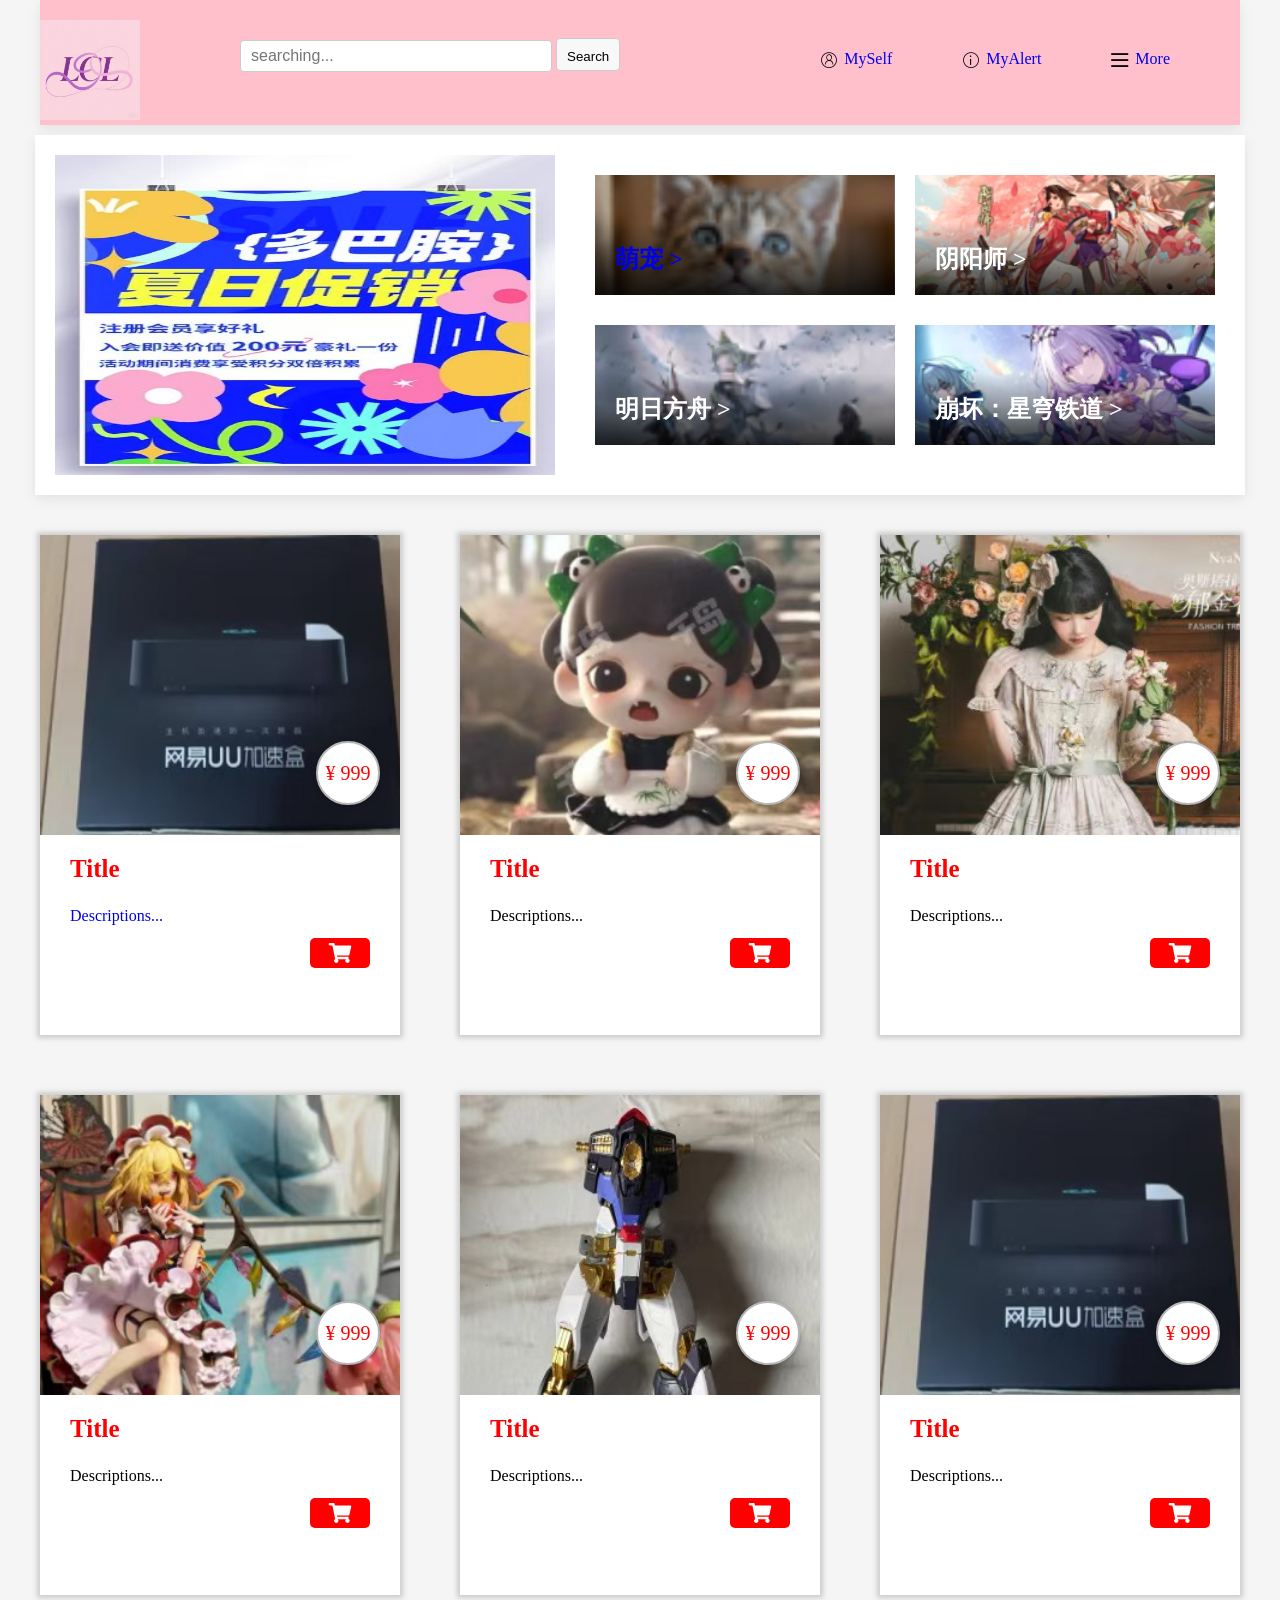
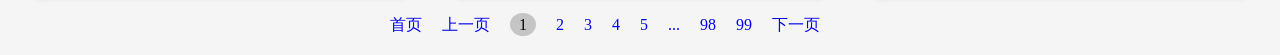
<file: index.html>
<!DOCTYPE html>
<html>
<head>
	<meta charset="utf-8">
	<title>WebProject</title>
	<link rel="stylesheet" type="text/css" href="assets/css/index.css">
	<script type="text/javascript" src="assets/js/index.js">

	</script>
	<link rel="stylesheet" href="assets/font/iconfont.css">
</head>
<body>
<!-- --------------------页眉板块-------------------- -->
<div class="header">
	<!-- 设置logo -->
	<div class="logo">
		<img src="assets/images/logo.png" alt="网站 Logo" width="100" height="100"style="margin-top: -10px">
	</div>
	<!--设置搜索框 -->
	<div class="searchBox">
		<input type="input" name="" id="" placeholder="searching...">
		<button type="button">Search</button>
	</div>
	<!-- 设置用户登录 -->
	<div class="auth">
		<ul>
			<li>
				<span class="iconfont icon-geren"></span><a href="pages/login.html">MySelf</a>
			</li>
			<li><span class="iconfont icon-xinxi"></span><a href="pages/myalert.html">MyAlert</a></li>
			<li><span class="iconfont icon-gengduo"></span><a href="pages/more.html">More</a></li>
		</ul>
	</div>
</div>

<!-- --------------------正文板块-------------------- -->
<div class="content">
	<!-- 设置广告栏 -->
	<div class="banner">
		<div class="activities">
			<div class="screen">
				<img src="assets/images/poster1.jpg" alt="poster1"/>
				<img src="assets/images/poster2.jpg" alt="poster2"/>
				<img src="assets/images/poster3.jpg" alt="poster3"/>
			</div>
		</div>

		<div class="坑名-container">
			<div class="坑名-group">
				<div class="坑名-card">
					<div class="坑名-img-container">
						<div class="坑名-img-section">
							<img src="assets/images/cat-image.jpg" alt="萌宠">
						</div>
						<div class="title-section">
							<a href="pages/pets.html"> <h3>萌宠 ></h3></a>
						</div>
					</div>

				</div>
				<div class="坑名-card">
					<div class="坑名-img-container">
						<div class="坑名-img-section">
							<img src="assets/images/Arknights.jpg" alt="明日方舟">
						</div>
						<div class="title-section">
							<h3>明日方舟 ></h3>
						</div>
					</div>
				</div>
			</div>
			<div class="坑名-group">
				<div class="坑名-card">
					<div class="坑名-img-container">
						<div class="坑名-img-section">
							<img src="assets/images/Onmyoji.jpg" alt="阴阳师">
						</div>
						<div class="title-section">
							<h3>阴阳师 ></h3>
						</div>
					</div>
				</div>
				<div class="坑名-card">
					<div class="坑名-img-container">
						<div class="坑名-img-section">
							<img src="assets/images/StarRail.jpg" alt="铁道">
						</div>
						<div class="title-section">
							<h3>崩坏：星穹铁道 ></h3>
						</div>
					</div>
				</div>
			</div>
		</div>
		<!-- 内容区域（可扩展为轮播或列表） -->

	</div>
	<div class="img_content">
		<ul>
			<li>
				<a href="pages/goods1.html"><img src="assets/images/shoPic6.jpg" class="img_li">
					<div class="info">
					<h3>Title</h3>
					<p>
						Descriptions...
					</p>
					<div class="img_btn">
						<!-- 价格，购买logo -->
						<div class="price">¥ 999</div>
						<!-- 购物车按钮 -->
						<div class="btn">
							<a href="#" class="cart">
								<img src="assets/image/cart.svg">
							</a>
						</div>
					</div>
				</div>
				</a></li>


			<li>
				<img src="assets/images/shoPic2.jpg" class="img_li">
				<div class="info">
					<h3>Title</h3>
					<p>
						Descriptions...
					</p>
					<div class="img_btn">
						<!-- 价格，购买logo -->
						<div class="price">¥ 999</div>
						<!-- 购物车按钮 -->
						<div class="btn">
							<a href="#" class="cart">
								<img src="assets/image/cart.svg">
							</a>
						</div>
					</div>
				</div>
			</li>

			<li>
				<img src="assets/images/shoPic3.jpg" class="img_li">
				<div class="info">
					<h3>Title</h3>
					<p>
						Descriptions...
					</p>
					<div class="img_btn">
						<!-- 价格，购买logo -->
						<div class="price">¥ 999</div>
						<!-- 购物车按钮 -->
						<div class="btn">
							<a href="#" class="cart">
								<img src="assets/image/cart.svg">
							</a>
						</div>
					</div>
				</div>
			</li>

			<li>
				<img src="assets/images/shoPic4.jpg" class="img_li">
				<div class="info">
					<h3>Title</h3>
					<p>
						Descriptions...
					</p>
					<div class="img_btn">
						<!-- 价格，购买logo -->
						<div class="price">¥ 999</div>
						<!-- 购物车按钮 -->
						<div class="btn">
							<a href="#" class="cart">
								<img src="assets/image/cart.svg">
							</a>
						</div>
					</div>
				</div>
			</li>

			<li>
				<img src="assets/images/shoPic5.jpg" class="img_li">
				<div class="info">
					<h3>Title</h3>
					<p>
						Descriptions...
					</p>
					<div class="img_btn">
						<!-- 价格，购买logo -->
						<div class="price">¥ 999</div>
						<!-- 购物车按钮 -->
						<div class="btn">
							<a href="#" class="cart">
								<img src="assets/image/cart.svg">
							</a>
						</div>
					</div>
				</div>
			</li>

			<li>
				<img src="assets/images/shoPic6.jpg" class="img_li">
				<div class="info">
					<h3>Title</h3>
					<p>
						Descriptions...
					</p>
					<div class="img_btn">
						<!-- 价格，购买logo -->
						<div class="price">¥ 999</div>
						<!-- 购物车按钮 -->
						<div class="btn">
							<a href="#" class="cart">
								<img src="assets/image/cart.svg">
							</a>
						</div>
					</div>
				</div>
			</li>
		</ul>

	</div>
	<!-- 分页 -->
	<div class="page_nav">
		<ul>
			<li><a href="#">首页</a></li>
			<li><a href="#">上一页</a></li>

			<li><span class="first_page">1</span></li>

			<li><a href="#">2</a></li>
			<li><a href="#">3</a></li>
			<li><a href="#">4</a></li>
			<li><a href="#">5</a></li>
			<li><a href="#">...</a></li>
			<li><a href="#">98</a></li>
			<li><a href="#">99</a></li>

			<li><a href="#">下一页</a></li>
			<li><a href="#">尾页</a></li>
		</ul>
	</div>
</div>
</body>
</html>
</file>
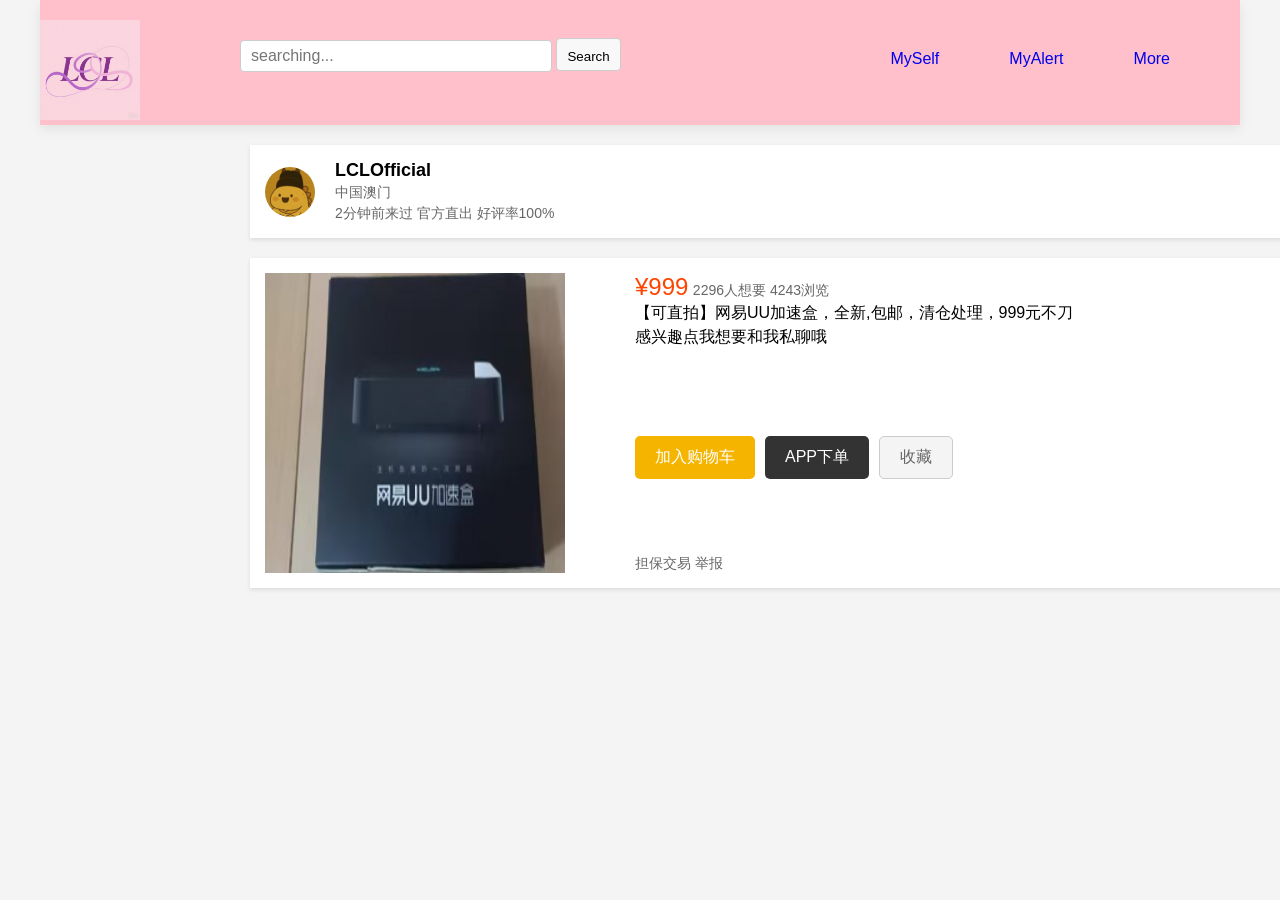
<file: pages/goods1.html>
<!DOCTYPE html>
<html lang="en">
<head>
    <meta charset="UTF-8">
    <title>Goods1</title>
    <link rel="stylesheet" type="text/css" href="../assets/css/index.css">
    <script type="text/javascript" src="../assets/js/index.js"></script>
    <style>
        /* 整体页面样式 */
        body {
            font-family: Arial, sans-serif;
            background-color: #f4f4f4;
            margin: auto;
            padding: 0;
        }

        /* 头部卖家信息栏样式 */
        .seller-info {
            margin-top: 20px;
            margin-left: 250px;
            background-color: white;
            padding: 15px;
            display: flex;
            width: 1170px;
            align-items: center;
            box-shadow: 0 2px 4px rgba(0, 0, 0, 0.1);
        }

        .seller-avatar {
            width: 50px;
            height: 50px;
            overflow: hidden;
            border-radius: 50%;
            margin-right: 10px;
        }

        .seller-details {
            margin-left: 10px;
            display: flex;
            flex-direction: column;
            justify-content: center;
        }

        .seller-name {
            font-size: 18px;
            font-weight: bold;
            margin: 0;
        }

        .seller-location {
            font-size: 14px;
            color: #666;
            margin-top: 3px;
        }

        .seller-stats {
            font-size: 14px;
            color: #666;
            margin-top: 3px;
        }

        .fish-id {
            margin-left: 750px;
            color: #666;
            background-color: #f4f4f4;
            border: 1px solid #ccc;
            padding: 10px 20px;
            border-radius: 5px;
            font-size: 16px;
            cursor: pointer;
        }

        /* 商品主体部分样式 */
        .product {
            width: 1170px;
            background-color: white;
            margin-top: 20px;
            margin-left: 250px;
            padding: 15px;
            display: flex;
            box-shadow: 0 2px 4px rgba(0, 0, 0, 0.1);
        }

        .product-image {
            width: 300px;
            height: 300px;
            margin-right: 20px;
        }

        .product-details {
            margin-left: 50px;
            display: flex;
            flex-direction: column;
            justify-content: space-between;
        }

        .product-price {
            font-size: 24px;
            color: #f40;
            margin: 0;
        }

        .product-demand {
            font-size: 14px;
            color: #666;
            margin-top: 5px;
        }

        .product-description {
            font-size: 16px;
            line-height: 1.5;
        }

        .product-actions {
            display: flex;
            margin-top: 20px;
        }

        .product-want {
            background-color: #f4b400;
            color: white;
            border: none;
            padding: 10px 20px;
            border-radius: 5px;
            font-size: 16px;
            margin-right: 10px;
            cursor: pointer;
        }

        .product-app {
            background-color: #333;
            color: white;
            border: none;
            padding: 10px 20px;
            border-radius: 5px;
            font-size: 16px;
            cursor: pointer;
        }

        .product-favorite {
            margin-left: 10px;
            background-color: #f4f4f4;
            color: #666;
            border: 1px solid #ccc;
            padding: 10px 20px;
            border-radius: 5px;
            font-size: 16px;
            cursor: pointer;
        }

        .product-bottom {
            font-size: 14px;
            color: #666;
            margin-top: 10px;
            justify-content: center;
        }


    </style>
</head>
<body>
<!-- --------------------页眉板块-------------------- -->
<div class="header">
    <!-- 设置logo -->
    <div class="logo">
        <img src="../assets/images/logo.png" alt="网站 Logo" width="100" height="100"style="margin-top: -10px">
    </div>
    <!-- 设置菜单 -->
    <!--<div class="menu" onmouseleave="show_menu1()">
        <div class="menu_title" onclick="show_menu()">
            <a href="#">内容分类</a></div>
    </div>-->
    <!--设置搜索框 -->
    <div class="searchBox">
        <input type="input" name="" id="" placeholder="searching...">
        <button type="button">Search</button>
    </div>
    <!-- 设置用户登录 -->
    <div class="auth">
        <ul>
            <li>
                <a href="myself.html">MySelf</a>
            </li>
            <li><a href="myalert.html">MyAlert</a></li>
            <li><a href="more.html">More</a></li>
        </ul>
    </div>
</div>

<!-- --------------------正文板块-------------------- -->

<!-- 卖家信息栏 -->
<div class="seller-info">
    <img class="seller-avatar" src="../assets/images/avatar.JPG" alt="卖家头像">
    <div class="seller-details">

        <span class="seller-name">LCLOfficial</span>
        <span class="seller-location">中国澳门</span>
        <span class="seller-stats">2分钟前来过 官方直出 好评率100%</span>
    </div>
    <button class="fish-id">TA的主页</button>
</div>
<!-- 商品主体部分 -->
<div class="product">
    <!-- 修改商品图片路径 -->
    <img class="product-image" src="../assets/images/shoPic6.jpg" alt="网易UU加速盒">
    <div class="product-details">
        <div>
            <span class="product-price">¥999</span>
            <span class="product-demand">2296人想要 4243浏览</span>
            <p class="product-description">【可直拍】网易UU加速盒，全新,包邮，清仓处理，999元不刀</p>
            <p class="product-description">感兴趣点我想要和我私聊哦</p>
        </div>
        <div class="product-actions">
            <button class="product-want" data-id="1"  data-name="网易UU加速盒" data-price="999" onclick="addToCart(this)">加入购物车</button>
            <button class="product-app">APP下单</button>
            <button class="product-favorite">收藏</button>
        </div>
        <div class="product-bottom">
            <span class="product-secure">担保交易</span>
            <span>举报</span>
        </div>
    </div>
</div>
<script>
    function addToCart(button) {
        const id = button.dataset.id;
        const name = button.dataset.name;
        const price = parseFloat(button.dataset.price);
        const image = '../assets/images/shoPic6.jpg'; // 商品图片路径
        const merchant = 'LCLOfficial'; // 商家名称
        const quantity = 1;

        let shoppingCart = JSON.parse(localStorage.getItem('shoppingCart')) || [];
        const existingItem = shoppingCart.find(item => item.id === id);

        if (existingItem) {
            existingItem.quantity++;
        } else {
            shoppingCart.push({
                id,
                name,
                price,
                image,
                merchant,
                quantity
            });
        }

        localStorage.setItem('shoppingCart', JSON.stringify(shoppingCart));
        alert('商品已成功加入购物车！');

        // 添加跳转到购物车页面的代码
        window.location.href = 'shopping.html';
    }
</script>

</body>
</html>
</file>
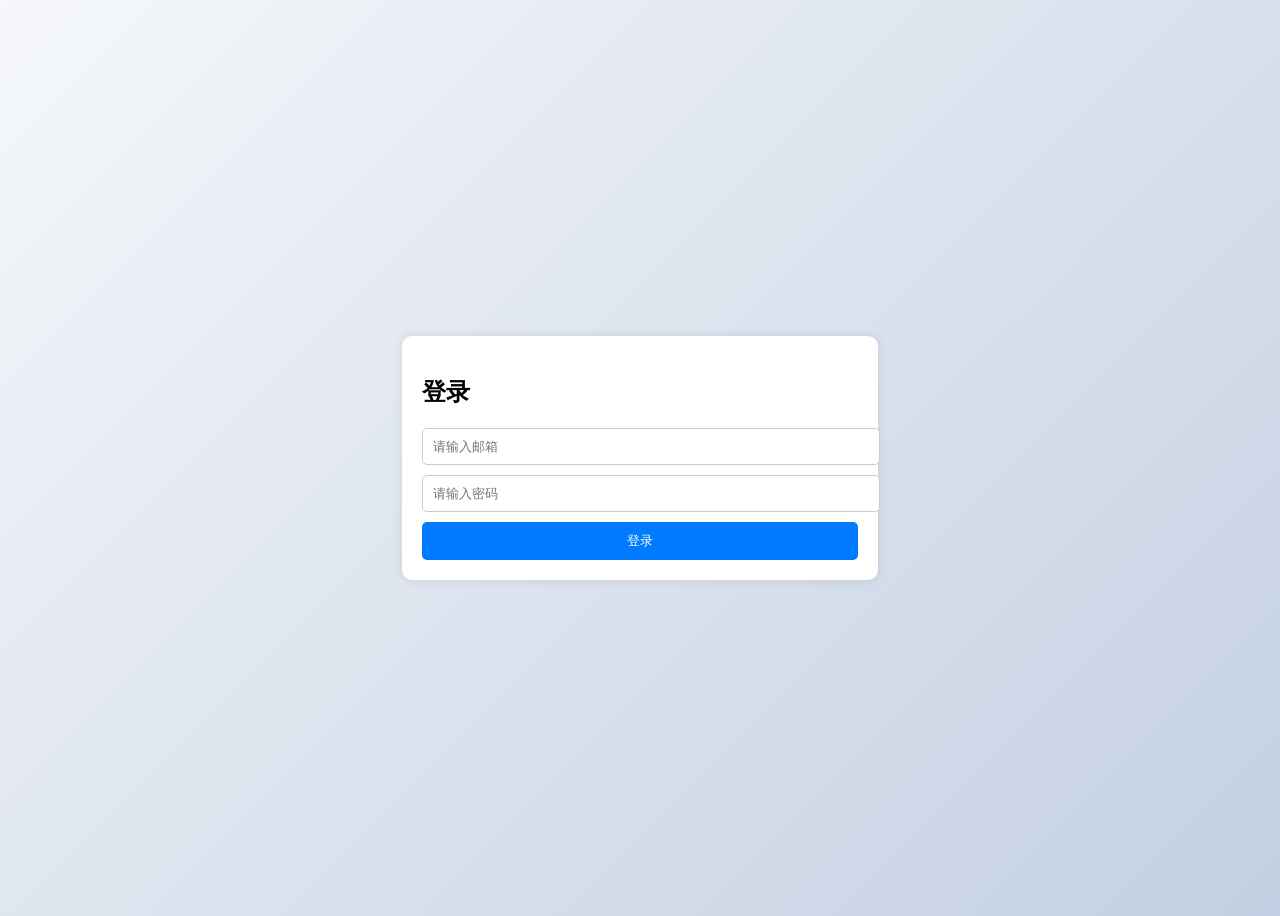
<file: pages/login.html>
<!DOCTYPE html>
<html lang="en">

<head>
    <meta charset="UTF-8">
    <meta name="viewport" content="width=device-width, initial-scale=1.0">
    <title>登录界面</title>
    <style>
        body {
            background: linear-gradient(135deg, #f5f7fa 0%, #c3cfe2 100%);
            display: flex;
            justify-content: center;
            align-items: center;
            min-height: 100vh;
        }

        form {
            background-color: white;
            padding: 20px;
            border-radius: 10px;
            box-shadow: 0 0 10px rgba(0, 0, 0, 0.1);
        }

        input {
            width: 100%;
            padding: 10px;
            margin-bottom: 10px;
            border: 1px solid #ccc;
            border-radius: 5px;
        }

        button {
            width: 100%;
            padding: 10px;
            background-color: #007BFF;
            color: white;
            border: none;
            border-radius: 5px;
            cursor: pointer;
        }
    </style>
</head>

<body>
<form action="myself.html">
    <h2>登录</h2>
    <input type="email" placeholder="请输入邮箱">
    <input type="password" placeholder="请输入密码">
    <button type="submit">登录</button>
</form>
</body>

</html>
</file>
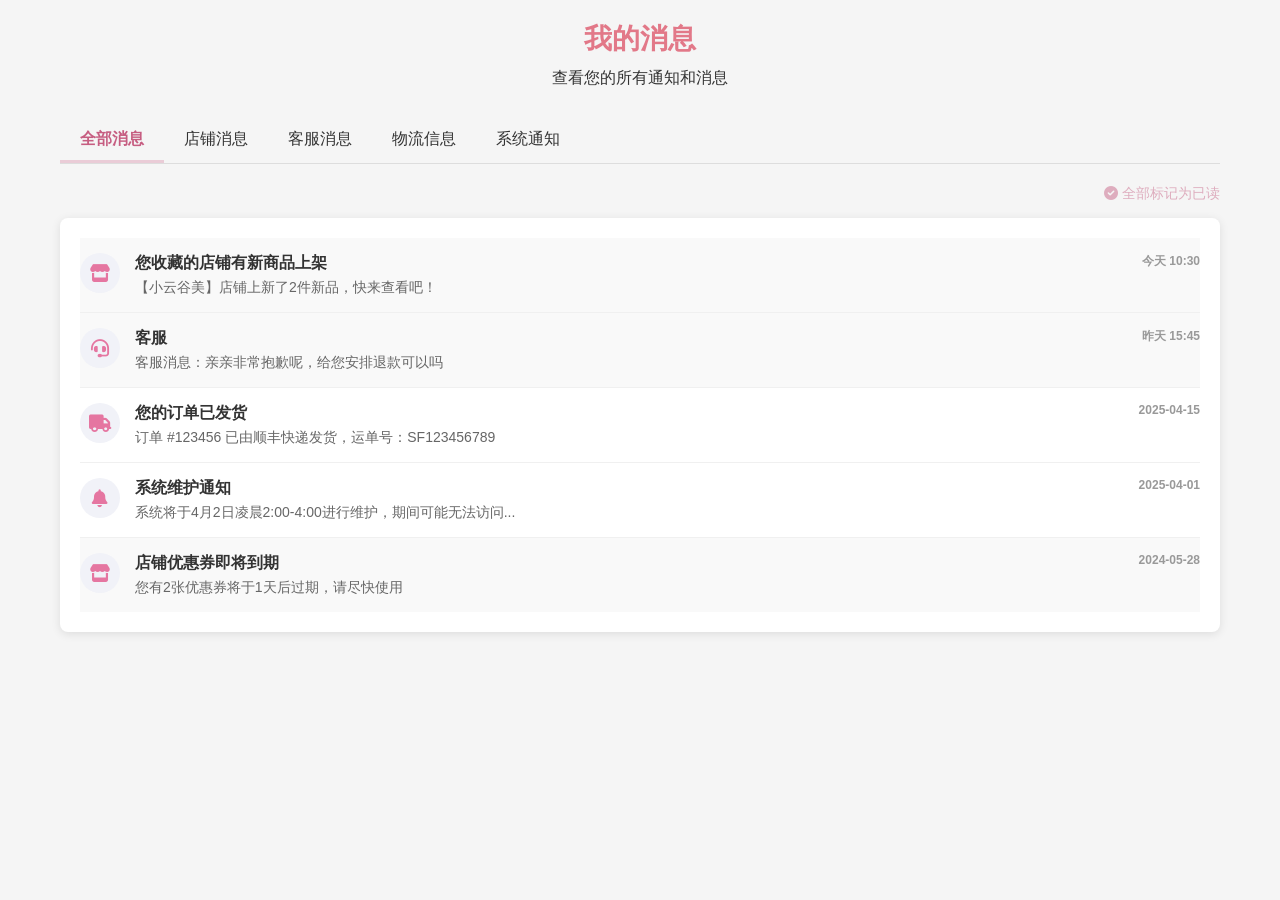
<file: pages/myalert.html>
<!DOCTYPE html>
<html lang="zh-CN">
<head>
    <meta charset="UTF-8">
    <meta name="viewport" content="width=device-width, initial-scale=1.0">
    <title>我的消息</title>
    <style>
        * {
            margin: 0;
            padding: 0;
            box-sizing: border-box;
            font-family: 'Arial', sans-serif;
        }
        
        body {
            background-color: #f5f5f5;
            color: #333;
        }
        
        .container {
            max-width: 1200px;
            margin: 0 auto;
            padding: 20px;
        }
        
        .header {
            text-align: center;
            margin-bottom: 30px;
        }
        
        .header h1 {
            font-size: 28px;
            color: #e27888;
            margin-bottom: 10px;
        }
        
        .alert-tabs {
            display: flex;
            border-bottom: 1px solid #ddd;
            margin-bottom: 20px;
        }
        
        .tab {
            padding: 10px 20px;
            cursor: pointer;
            border-bottom: 3px solid transparent;
        }
        
        .tab.active {
            border-bottom: 3px solid #eaccd7;
            color: #c65d81;
            font-weight: bold;
        }
        
        .alert-content {
            background-color: white;
            border-radius: 8px;
            box-shadow: 0 2px 10px rgba(0,0,0,0.1);
            padding: 20px;
        }
        
        .alert-item {
            display: flex;
            padding: 15px 0;
            border-bottom: 1px solid #f0f0f0;
            cursor: pointer;
        }
        
        .alert-item:last-child {
            border-bottom: none;
        }
        
        .alert-item.unread {
            background-color: #f9f9f9;
        }
        
        .alert-icon {
            width: 40px;
            height: 40px;
            border-radius: 50%;
            background-color: #f1f2f8;
            display: flex;
            align-items: center;
            justify-content: center;
            margin-right: 15px;
            color: #e576a1;
            font-size: 18px;
        }
        
        .alert-details {
            flex: 1;
        }
        
        .alert-title {
            font-weight: bold;
            margin-bottom: 5px;
            display: flex;
            justify-content: space-between;
        }
        
        .alert-time {
            color: #999;
            font-size: 12px;
        }
        
        .alert-preview {
            color: #666;
            font-size: 14px;
            display: -webkit-box;
            -webkit-line-clamp: 2;
            -webkit-box-orient: vertical;
            overflow: hidden;
        }
        
        .no-alerts {
            text-align: center;
            padding: 40px 0;
            color: #999;
        }
        
        .mark-all-read {
            text-align: right;
            margin-bottom: 15px;
        }
        
        .mark-all-read button {
            background: none;
            border: none;
            color: #deadbe;
            cursor: pointer;
            font-size: 14px;
        }
    </style>
    <!-- 引入Font Awesome图标库 -->
    <link rel="stylesheet" href="https://cdnjs.cloudflare.com/ajax/libs/font-awesome/6.0.0-beta3/css/all.min.css">
</head>
<body>
    <div class="container">
        <div class="header">
            <h1>我的消息</h1>
            <p>查看您的所有通知和消息</p>
        </div>
        
        <div class="alert-tabs">
            <div class="tab active" onclick="switchTab('all')">全部消息</div>
            <div class="tab" onclick="switchTab('shop')">店铺消息</div>
            <div class="tab" onclick="switchTab('service')">客服消息</div>
            <div class="tab" onclick="switchTab('logistics')">物流信息</div>
            <div class="tab" onclick="switchTab('system')">系统通知</div>
        </div>
        
        <div class="mark-all-read">
            <button onclick="markAllAsRead()"><i class="fas fa-check-circle"></i> 全部标记为已读</button>
        </div>
        
        <div class="alert-content" id="alertContainer">
            <!-- 店铺消息 -->
            <div class="alert-item unread" data-type="shop">
                <div class="alert-icon">
                    <i class="fas fa-store"></i>
                </div>
                <div class="alert-details">
                    <div class="alert-title">
                        <span>您收藏的店铺有新商品上架</span>
                        <span class="alert-time">今天 10:30</span>
                    </div>
                    <div class="alert-preview">
                        【小云谷美】店铺上新了2件新品，快来查看吧！
                    </div>
                </div>
            </div>
            
            <!-- 客服消息 -->
            <div class="alert-item unread" data-type="service">
                <div class="alert-icon">
                    <i class="fas fa-headset"></i>
                </div>
                <div class="alert-details">
                    <div class="alert-title">
                        <span>客服</span>
                        <span class="alert-time">昨天 15:45</span>
                    </div>
                    <div class="alert-preview">
                        客服消息：亲亲非常抱歉呢，给您安排退款可以吗
                    </div>
                </div>
            </div>
            
            <!-- 物流信息 -->
            <div class="alert-item" data-type="logistics">
                <div class="alert-icon">
                    <i class="fas fa-truck"></i>
                </div>
                <div class="alert-details">
                    <div class="alert-title">
                        <span>您的订单已发货</span>
                        <span class="alert-time">2025-04-15</span>
                    </div>
                    <div class="alert-preview">
                        订单 #123456 已由顺丰快递发货，运单号：SF123456789
                    </div>
                </div>
            </div>
            
            <!-- 系统通知 -->
            <div class="alert-item" data-type="system">
                <div class="alert-icon">
                    <i class="fas fa-bell"></i>
                </div>
                <div class="alert-details">
                    <div class="alert-title">
                        <span>系统维护通知</span>
                        <span class="alert-time">2025-04-01</span>
                    </div>
                    <div class="alert-preview">
                        系统将于4月2日凌晨2:00-4:00进行维护，期间可能无法访问...
                    </div>
                </div>
            </div>
            
            <!-- 更多示例消息 -->
            <div class="alert-item unread" data-type="shop">
                <div class="alert-icon">
                    <i class="fas fa-store"></i>
                </div>
                <div class="alert-details">
                    <div class="alert-title">
                        <span>店铺优惠券即将到期</span>
                        <span class="alert-time">2024-05-28</span>
                    </div>
                    <div class="alert-preview">
                        您有2张优惠券将于1天后过期，请尽快使用
                    </div>
                </div>
            </div>
        </div>
    </div>

    <script>
        // 切换标签页
        function switchTab(tabType) {
            // 更新标签样式
            document.querySelectorAll('.tab').forEach(tab => {
                tab.classList.remove('active');
            });
            event.target.classList.add('active');
            
            // 筛选显示对应类型的消息
            const allItems = document.querySelectorAll('.alert-item');
            if(tabType === 'all') {
                allItems.forEach(item => item.style.display = 'flex');
            } else {
                allItems.forEach(item => {
                    item.style.display = item.dataset.type === tabType ? 'flex' : 'none';
                });
            }
        }
        
        // 标记所有为已读
        function markAllAsRead() {
            document.querySelectorAll('.alert-item.unread').forEach(item => {
                item.classList.remove('unread');
            });
            alert('所有消息已标记为已读');
        }
        
        // 点击消息项跳转到详情
        document.querySelectorAll('.alert-item').forEach(item => {
            item.addEventListener('click', function() {
                // 根据消息类型跳转到不同页面
                const type = this.dataset.type;
                let url = '';
                
                switch(type) {
                    case 'shop':
                        url = 'shop-message-detail.html';
                        break;
                    case 'service':
                        url = 'service-message-detail.html';
                        break;
                    case 'logistics':
                        url = 'logistics-detail.html';
                        break;
                    case 'system':
                        url = 'system-notice-detail.html';
                        break;
                }
                
                // 标记为已读
                this.classList.remove('unread');
                
                // 跳转页面
                window.location.href = url;
            });
        });
    </script>
</body>
</html>
</file>
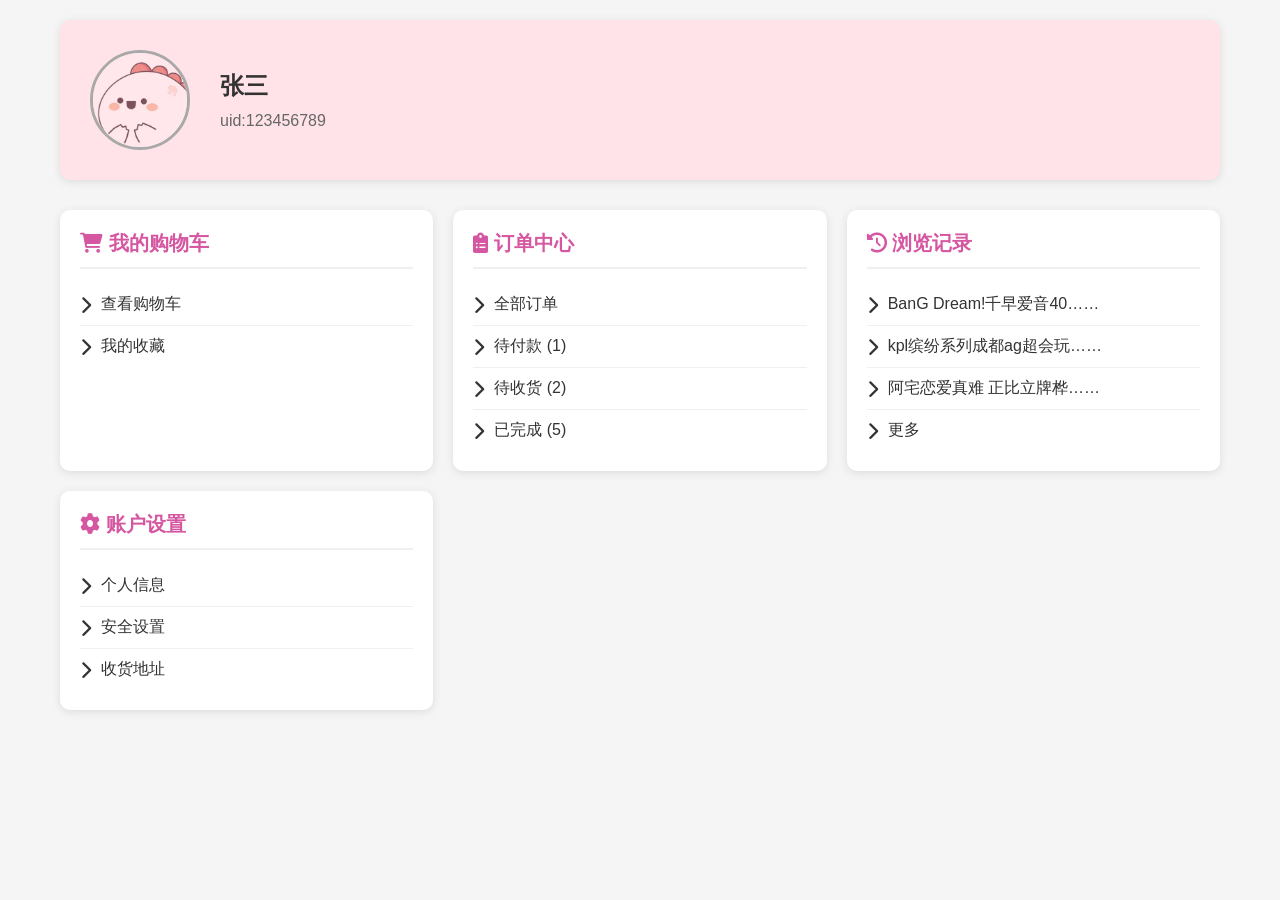
<file: pages/myself.html>
<!DOCTYPE html>
<html lang="zh-CN">
<head>
    <meta charset="UTF-8">
    <meta name="viewport" content="width=device-width, initial-scale=1.0">
    <title>个人中心</title>
    <style>
        * {
            margin: 0;
            padding: 0;
            box-sizing: border-box;
            font-family: 'Arial', sans-serif;
        }

        body {
            background-color: #f5f5f5;
            color: #333;
        }

        .container {
            max-width: 1200px;
            margin: 0 auto;
            padding: 20px;
        }

        .profile-header {
            display: flex;
            align-items: center;
            background-color: white;
            padding: 30px;
            border-radius: 10px;
            box-shadow: 0 2px 10px rgba(0,0,0,0.1);
            margin-bottom: 30px;
        }

        .avatar {
            width: 100px;
            height: 100px;
            border-radius: 50%;
            object-fit: cover;
            border: 3px solid #a9a9a9;
            margin-right: 30px;
        }

        .user-info h2 {
            font-size: 24px;
            margin-bottom: 10px;
            color: #333;
        }

        .user-info p {
            color: #666;
            font-size: 16px;
        }

        .profile-content {
            display: grid;
            grid-template-columns: repeat(auto-fill, minmax(300px, 1fr));
            gap: 20px;
        }

        .card {
            background-color: white;
            border-radius: 10px;
            padding: 20px;
            box-shadow: 0 2px 10px rgba(0,0,0,0.1);
            transition: transform 0.3s ease;
        }

        .card:hover {
            transform: translateY(-5px);
        }

        .card h3 {
            font-size: 20px;
            margin-bottom: 15px;
            color: #d657a1;
            border-bottom: 2px solid #f0f0f0;
            padding-bottom: 10px;
        }

        .card ul {
            list-style: none;
        }

        .card ul li {
            padding: 10px 0;
            border-bottom: 1px solid #f0f0f0;
        }

        .card ul li:last-child {
            border-bottom: none;
        }

        .card ul li a {
            text-decoration: none;
            color: #333;
            display: flex;
            align-items: center;
        }

        .card ul li a:hover {
            color: #8c8288;
        }

        .card ul li a i {
            margin-right: 10px;
            font-size: 18px;
        }

        .empty-message {
            color: #999;
            font-style: italic;
            text-align: center;
            padding: 20px 0;
        }
    </style>
    <!-- 引入Font Awesome图标库 -->
    <link rel="stylesheet" href="https://cdnjs.cloudflare.com/ajax/libs/font-awesome/6.0.0-beta3/css/all.min.css">
</head>
<body>
<div class="container">
    <div class="profile-header" style="background-color: #ffe3e8; display: flex; align-items: center; padding: 30px; border-radius: 10px; box-shadow: 0 2px 10px rgba(0,0,0,0.1); margin-bottom: 30px;">
        <img src="../assets/images/momo.jpg" alt="用户头像" class="avatar" id="userAvatar">
        <div class="user-info">
            <h2 id="username">用户名</h2>
            <p>uid:123456789</p>
        </div>
    </div>

    <div class="profile-content">
        <!-- 购物车 -->
        <div class="card">
            <h3><i class="fas fa-shopping-cart"></i> 我的购物车</h3>
            <ul>
                <li><a href="shopping.html"><i class="fas fa-chevron-right"></i> 查看购物车 </a></li>
                <li><a href="wishlist.html"><i class="fas fa-chevron-right"></i> 我的收藏 </a></li>
            </ul>
        </div>

        <!-- 订单中心 -->
        <div class="card">
            <h3><i class="fas fa-clipboard-list"></i> 订单中心</h3>
            <ul>
                <li><a href=orders.html><i class="fas fa-chevron-right"></i> 全部订单</a></li>
                <li><a href="orders.html?status=unpaid"><i class="fas fa-chevron-right"></i> 待付款 (1)</a></li>
                <li><a href="orders.html?status=delivered"><i class="fas fa-chevron-right"></i> 待收货 (2)</a></li>
                <li><a href="orders.html?status=completed"><i class="fas fa-chevron-right"></i> 已完成 (5)</a></li>
            </ul>
        </div>

        <!-- 浏览记录 -->
        <div class="card">
            <h3><i class="fas fa-history"></i> 浏览记录</h3>
            <ul id="browseHistory">
                <!-- 浏览记录将通过JavaScript动态加载 -->
                <li class="empty-message">正在加载浏览记录...</li>
            </ul>
        </div>

        <!-- 其他功能 -->
        <div class="card">
            <h3><i class="fas fa-cog"></i> 账户设置</h3>
            <ul>
                <li><a href="profile.html"><i class="fas fa-chevron-right"></i> 个人信息</a></li>
                <li><a href="security.html"><i class="fas fa-chevron-right"></i>安全设置</a></li>
                <li><a href="address.html"><i class="fas fa-chevron-right"></i> 收货地址</a></li>
            </ul>
        </div>
    </div>
</div>

<script>
    // 页面加载完成后执行
    document.addEventListener('DOMContentLoaded', function() {
        // 模拟获取用户数据
        const userData = {
            name: "张三",
            avatar: "../assets/images/momo.jpg", // 替换为实际头像路径
        };

        // 更新用户信息
        document.getElementById('username').textContent = userData.name;
        document.getElementById('userAvatar').src = userData.avatar;

        // 模拟浏览记录数据
        const browseHistory = [
            { name: "BanG Dream!千早爱音40……", link: "product1.html" },
            { name: "kpl缤纷系列成都ag超会玩……", link: "product2.html" },
            { name: "阿宅恋爱真难 正比立牌桦……", link: "product3.html" },
            { name: "更多", link: "product4.html" }
        ];

        // 渲染浏览记录
        const historyList = document.getElementById('browseHistory');
        if(browseHistory.length > 0) {
            historyList.innerHTML = '';
            browseHistory.forEach(item => {
                const li = document.createElement('li');
                li.innerHTML = `<a href="${item.link}"><i class="fas fa-chevron-right"></i> ${item.name}</a>`;
                historyList.appendChild(li);
            });
        } else {
            historyList.innerHTML = '<li class="empty-message">暂无浏览记录</li>';
        }
    });
</script>
</body>
</html>
</file>
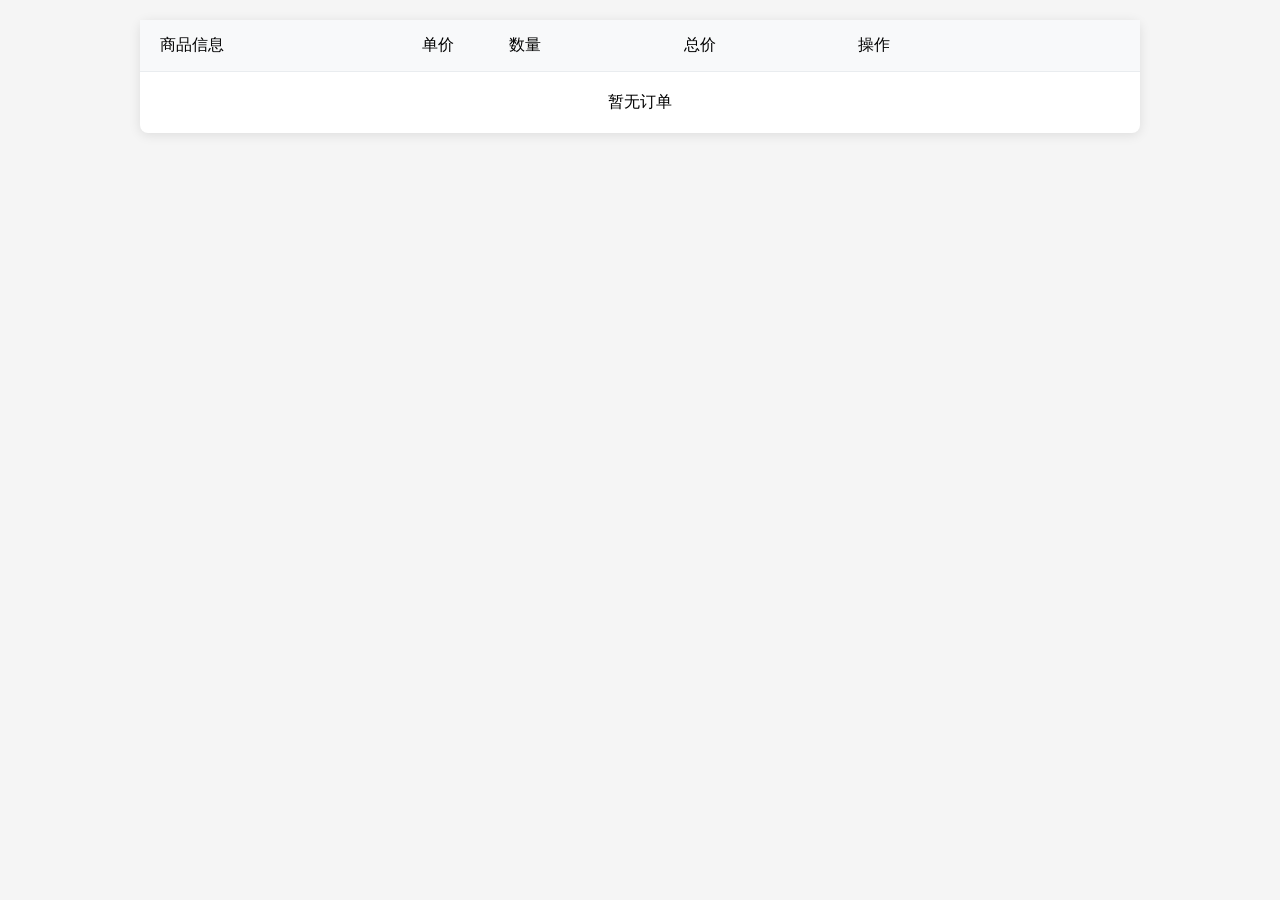
<file: pages/orders.html>
<!DOCTYPE html>
<html lang="zh-CN">
<head>
    <meta charset="UTF-8">
    <title>订单列表</title>
    <style>
        * {
            margin: 0;
            padding: 0;
            box-sizing: border-box;
            font-family: "PingFang SC", "Microsoft YaHei", sans-serif;
        }

        body {
            background-color: #f5f5f5;
        }

        .order-container {
            max-width: 1000px;
            margin: 20px auto;
            background-color: white;
            border-radius: 8px;
            box-shadow: 0 2px 12px rgba(0, 0, 0, 0.1);
        }

        .order-header {
            padding: 15px 20px;
            background-color: #f8f9fa;
            border-bottom: 1px solid #e9ecef;
            display: grid;
            grid-template-columns: 3fr 1fr 2fr 2fr 2fr 1fr;
            align-items: center;
        }

        .order-item {
            padding: 20px;
            border-bottom: 1px solid #e9ecef;
            display: grid;
            grid-template-columns: 3fr 1fr 2fr 2fr 2fr 1fr;
            align-items: center;
            transition: transform 0.2s;
        }

        .order-item:hover {
            transform: translateX(5px);
        }

        .order-item img {
            width: 80px;
            height: 80px;
            object-fit: cover;
            border-radius: 4px;
        }

        .order-item-info {
            display: flex;
            gap: 15px;
        }
    </style>
</head>
<body>
<div class="order-container">
    <!-- 订单头部 -->
    <div class="order-header">
        <div>商品信息</div>
        <div>单价</div>
        <div>数量</div>
        <div>总价</div>
        <div>操作</div>
    </div>

    <!-- 订单列表（动态生成） -->
    <div id="order-list"></div>

    <!-- 无订单提示 -->
    <div id="no-orders" style="display: none; padding: 20px; text-align: center;">暂无订单</div>
</div>

<script>
    // 从本地存储获取订单数据
    const orders = JSON.parse(localStorage.getItem('orders')) || [];

    function renderOrders() {
        const orderList = document.getElementById('order-list');
        const noOrders = document.getElementById('no-orders');

        orderList.innerHTML = '';

        if (orders.length === 0) {
            noOrders.style.display = 'block';
        } else {
            noOrders.style.display = 'none';
            orders.forEach(order => {
                const orderItem = document.createElement('div');
                orderItem.classList.add('order-item');
                const totalPrice = order.price * order.quantity;
                orderItem.innerHTML = `
                        <div class="order-item-info">
                            <img src="${order.productImage}" alt="${order.productName}">
                            <div>
                                <p>${order.productName}</p>
                            </div>
                        </div>
                        <div class="price">$${order.price.toFixed(2)}</div>
                        <div class="price">${order.quantity}</div>
                        <div class="price">$${totalPrice.toFixed(2)}</div>
                        <div><button onclick="cancelOrder(${order.id})">取消订单</button></div>
                    `;
                orderList.appendChild(orderItem);
            });
        }
    }

    function refreshOrders() {
        // 这里可以添加实际的刷新逻辑，例如从服务器获取最新订单数据
        renderOrders();
    }

    function cancelOrder(orderId) {
        // 这里可以添加实际的取消订单逻辑，例如发送请求到服务器取消订单
        const newOrders = orders.filter(order => order.id!== orderId);
        orders.length = 0;
        newOrders.forEach(order => orders.push(order));
        localStorage.setItem('orders', JSON.stringify(orders));
        renderOrders();
    }

    // 页面加载时渲染订单
    window.addEventListener('load', renderOrders);
</script>
</body>
</html>
</file>
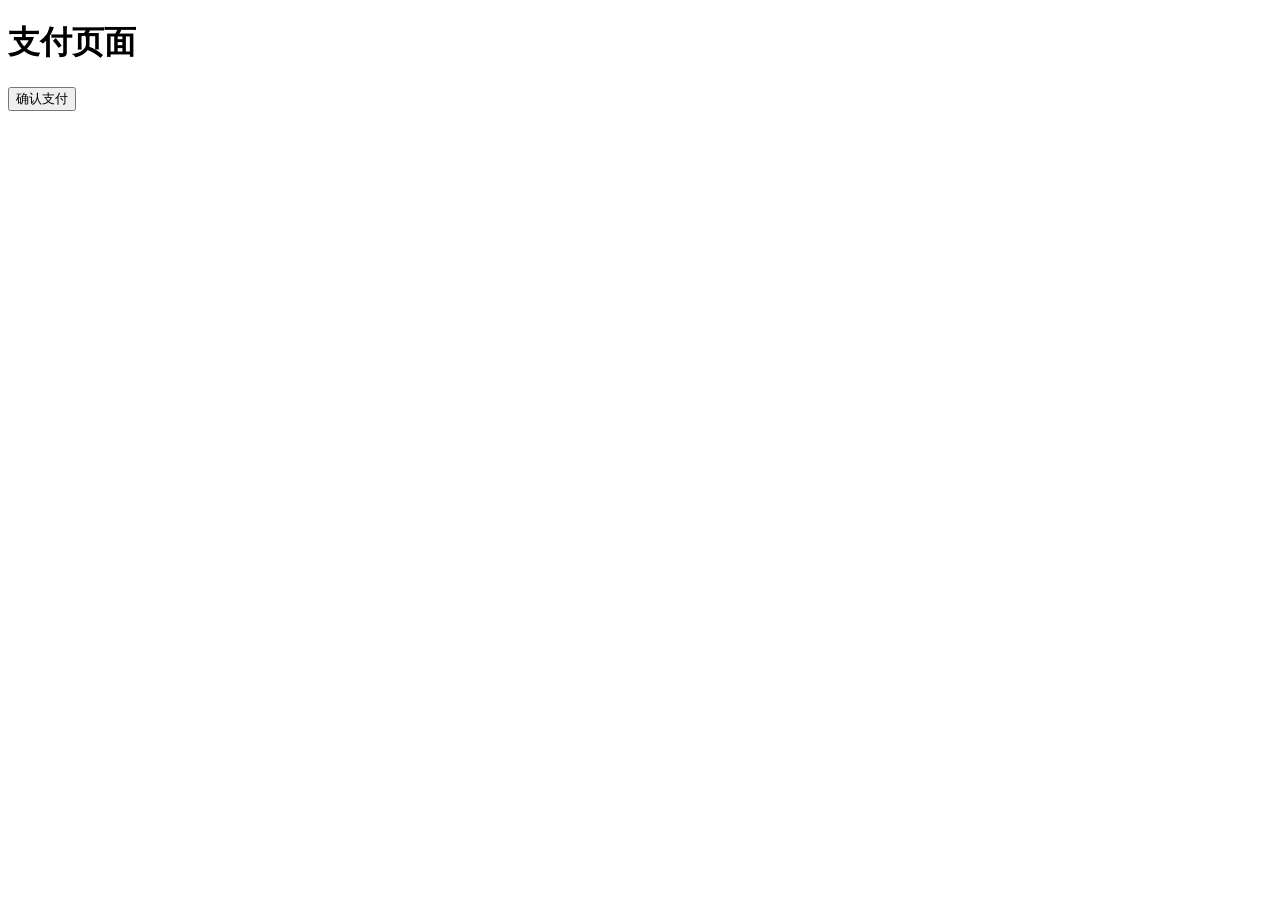
<file: pages/payment.html>
<!DOCTYPE html>
<html lang="zh-CN">
<head>
    <meta charset="UTF-8">
    <title>支付页面</title>
</head>
<body>
<h1>支付页面</h1>
<button onclick="paySuccess()">确认支付</button>
<script>
    function paySuccess() {
        alert('支付成功！');
        window.location.href = 'orders.html';
    }
</script>
</body>
</html>
</file>
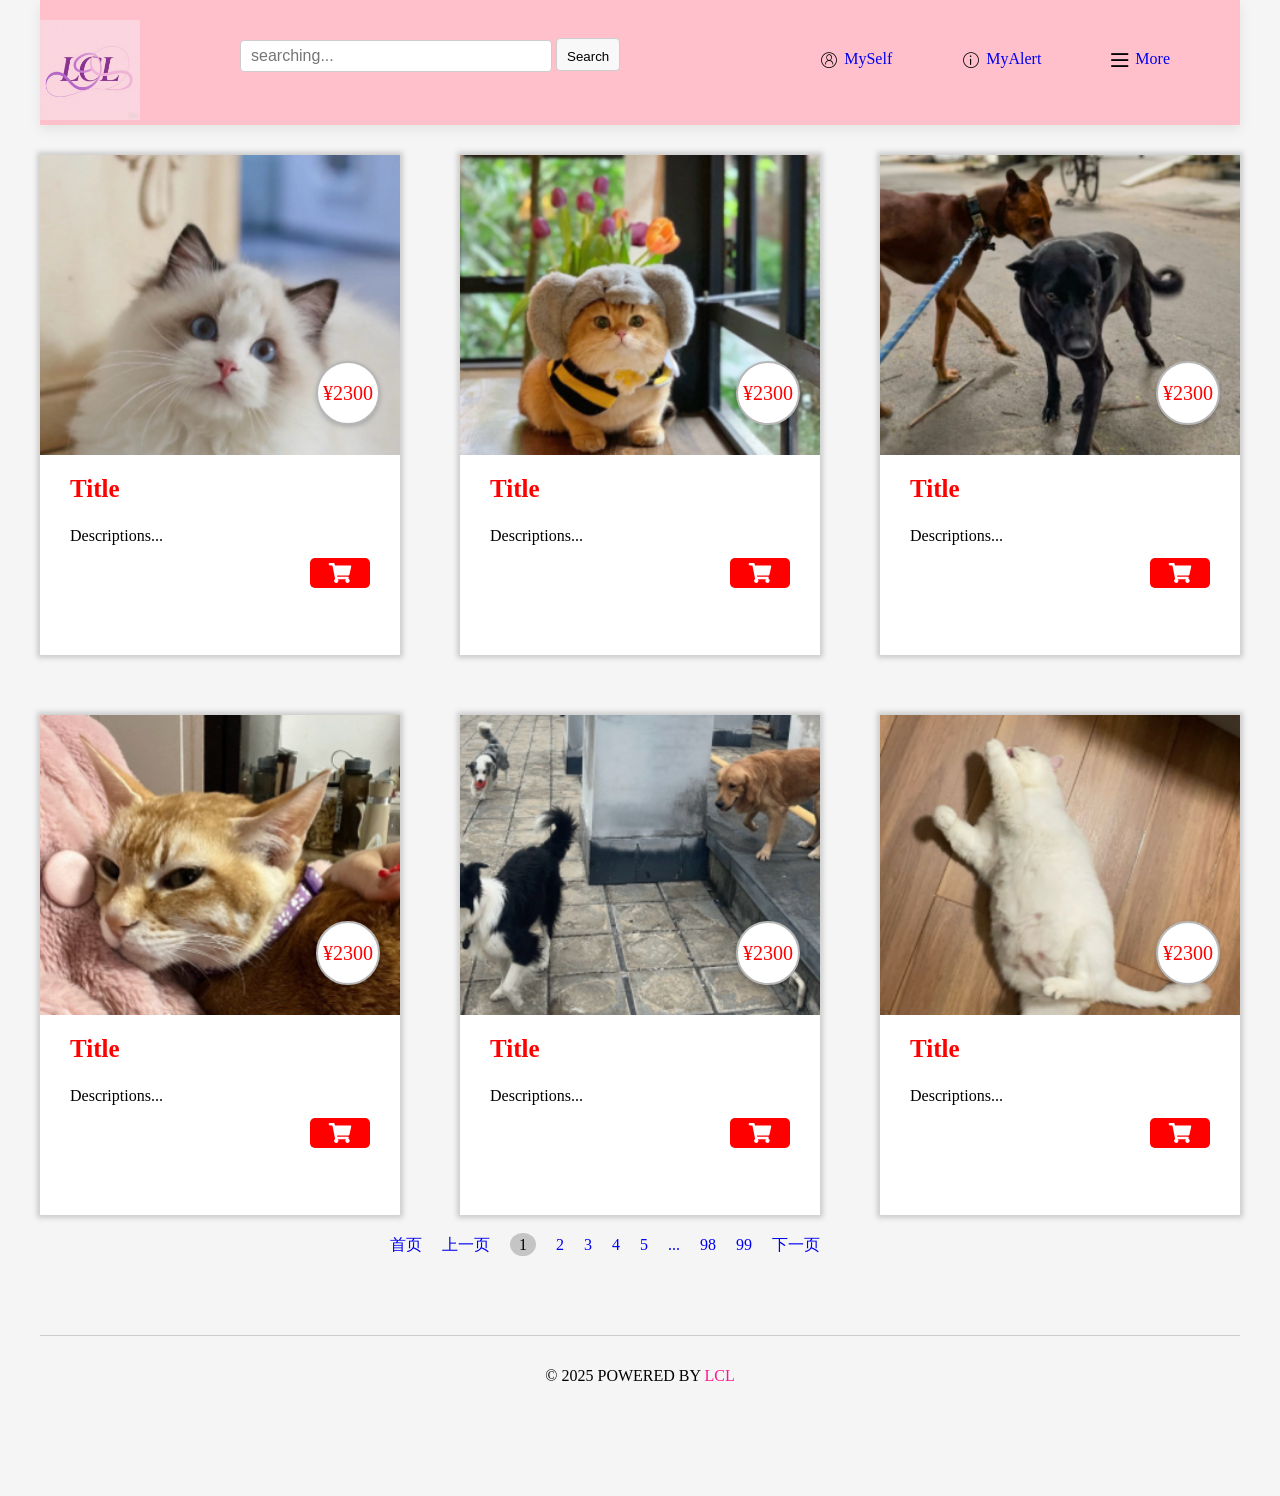
<file: pages/pets.html>
<!DOCTYPE html>
<html lang="en">
<head>
  <meta charset="UTF-8">
  <title>Pets</title>
  <link rel="stylesheet" type="text/css" href="../assets/css/index.css">
  <link rel="stylesheet" href="../assets/font/iconfont.css">
  <script type="text/javascript" src="../assets/js/index.js"></script>
</head>
<body>
<!----------------页头--------------->
<div class="header">
  <!-- 设置logo -->
  <div class="logo">
    <img src="../assets/images/logo.png" alt="网站 Logo" width="100" height="100" style="margin-top: -10px">
  </div>
  <!-- 设置菜单 -->
  <!--<div class="menu" onmouseleave="show_menu1()">
      <div class="menu_title" onclick="show_menu()">
          <a href="#">内容分类</a></div>
      <ul id="menu1" >
          <li>现实主义</li>
          <li>抽象主义</li>
      </ul>
  </div>-->
  <!--设置搜索框 -->
  <div class="searchBox">
    <input type="input" name="" id="" placeholder="searching...">
    <button type="button">Search</button>
  </div>
  <!-- 设置用户登录 -->
	<div class="auth">
		<ul>
			<li>
				<span class="iconfont icon-geren"></span><a href="../pages/login.html">MySelf</a>
			</li>
			<li><span class="iconfont icon-xinxi"></span><a href="../pages/myalert.html">MyAlert</a></li>
			<li><span class="iconfont icon-gengduo"></span><a href="../pages/more.html">More</a></li>
		</ul>
	</div>
</div>
<!------------------正文---------------->
<div class="content">
<div class="img_content">
  <ul>
    <li>
      <img src="../assets/images/pets1.JPG" class="img_li">
      <div class="info">
        <h3>Title</h3>
        <p>
          Descriptions...
        </p>
        <div class="img_btn">
          <!-- 价格，购买logo -->
          <div class="price">¥2300</div>
          <!-- 购物车按钮 -->
          <div class="btn">
            <a href="shopping.html" class="cart">
              <img src="../assets/image/cart.svg">
            </a>
          </div>
        </div>
      </div>
    </li>

    <li>
      <img src="../assets/images/pets2.JPG" class="img_li">
      <div class="info">
        <h3>Title</h3>
        <p>
          Descriptions...
        </p>
        <div class="img_btn">
          <!-- 价格，购买logo -->
          <div class="price">¥2300</div>
          <!-- 购物车按钮 -->
          <div class="btn">
            <a href="#" class="cart">
              <img src="../assets/image/cart.svg">
            </a>
          </div>
        </div>
      </div>
    </li>

    <li>
      <img src="../assets/images/pets3.JPG" class="img_li">
      <div class="info">
        <h3>Title</h3>
        <p>
          Descriptions...
        </p>
        <div class="img_btn">
          <!-- 价格，购买logo -->
          <div class="price">¥2300</div>
          <!-- 购物车按钮 -->
          <div class="btn">
            <a href="#" class="cart">
              <img src="../assets/image/cart.svg">
            </a>
          </div>
        </div>
      </div>
    </li>

    <li>
      <img src="../assets/images/pets4.JPG" class="img_li">
      <div class="info">
        <h3>Title</h3>
        <p>
          Descriptions...
        </p>
        <div class="img_btn">
          <!-- 价格，购买logo -->
          <div class="price">¥2300</div>
          <!-- 购物车按钮 -->
          <div class="btn">
            <a href="#" class="cart">
              <img src="../assets/image/cart.svg">
            </a>
          </div>
        </div>
      </div>
    </li>

    <li>
      <img src="../assets/images/pets5.JPG" class="img_li">
      <div class="info">
        <h3>Title</h3>
        <p>
          Descriptions...
        </p>
        <div class="img_btn">
          <!-- 价格，购买logo -->
          <div class="price">¥2300</div>
          <!-- 购物车按钮 -->
          <div class="btn">
            <a href="#" class="cart">
              <img src="../assets/image/cart.svg">
            </a>
          </div>
        </div>
      </div>
    </li>

    <li>
      <img src="../assets/images/pets6.JPG" class="img_li">
      <div class="info">
        <h3>Title</h3>
        <p>
          Descriptions...
        </p>
        <div class="img_btn">
          <!-- 价格，购买logo -->
          <div class="price">¥2300</div>
          <!-- 购物车按钮 -->
          <div class="btn">
            <a href="#" class="cart">
              <img src="../assets/image/cart.svg">
            </a>
          </div>
        </div>
      </div>
    </li>
  </ul>

</div>
<!-- 分页 -->
<div class="page_nav">
  <ul>
    <li><a href="#">首页</a></li>
    <li><a href="#">上一页</a></li>

    <li><span class="first_page">1</span></li>

    <li><a href="#">2</a></li>
    <li><a href="#">3</a></li>
    <li><a href="#">4</a></li>
    <li><a href="#">5</a></li>
    <li><a href="#">...</a></li>
    <li><a href="#">98</a></li>
    <li><a href="#">99</a></li>

    <li><a href="#">下一页</a></li>
    <li><a href="#">尾页</a></li>
  </ul>
</div>

<!-- --------------------页脚板块-------------------- -->
<div class="footer">
  <p class="p2">© 2025 POWERED BY <span>LCL</span></p>
</div>
</div>
</body>
</html>
</file>
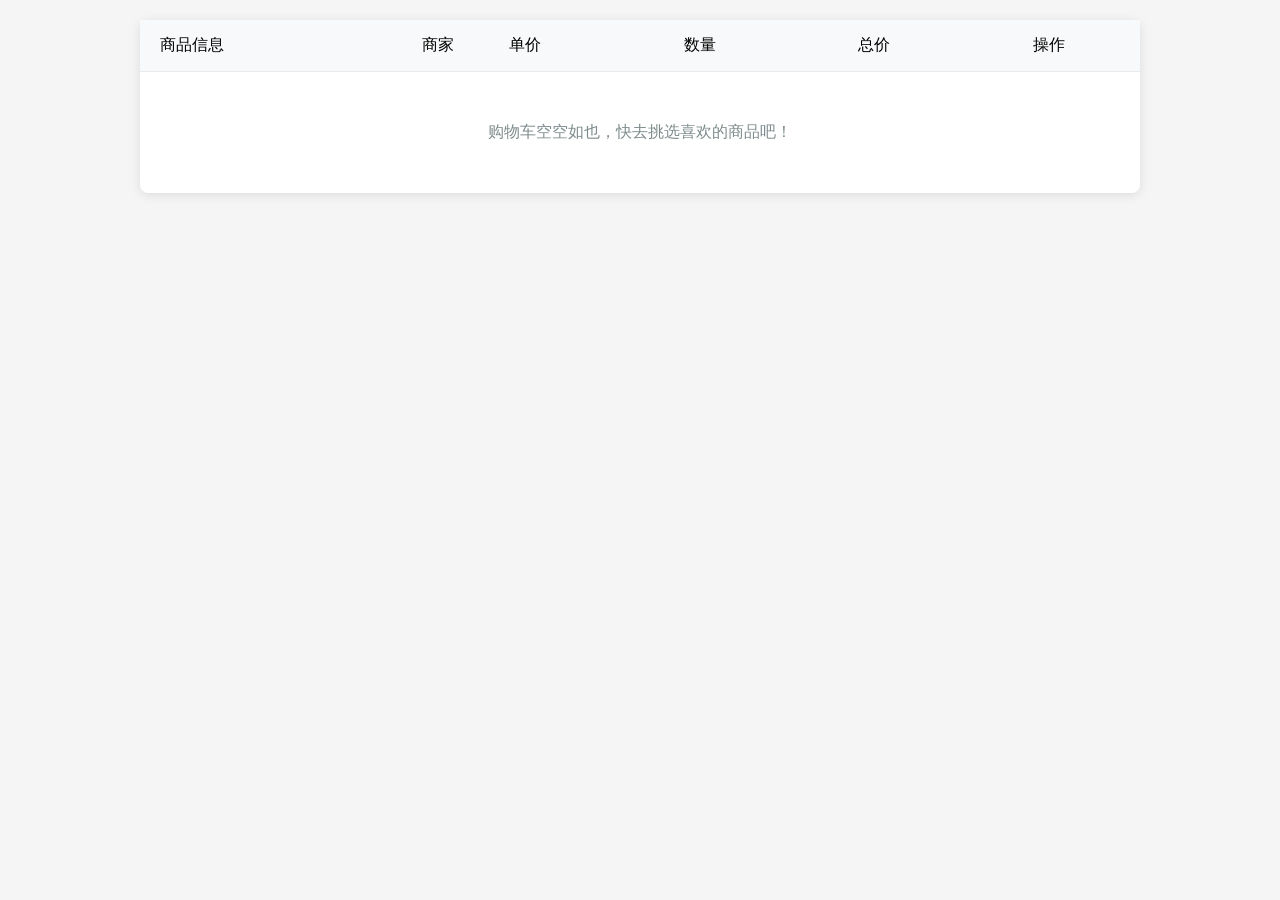
<file: pages/shopping.html>
<!DOCTYPE html>
<html lang="zh-CN">
<head>
  <meta charset="UTF-8">
  <meta name="viewport" content="width=device-width, initial-scale=1.0">
  <title>购物车</title>
  <style>
    * {
      margin: 0;
      padding: 0;
      box-sizing: border-box;
      font-family: "PingFang SC", "Microsoft YaHei", sans-serif;
    }

    body {
      background-color: #f5f5f5;
    }

    .cart-container {
      max-width: 1000px;
      margin: 20px auto;
      background-color: white;
      border-radius: 8px;
      box-shadow: 0 2px 12px rgba(0, 0, 0, 0.1);
    }

    .cart-header {
      padding: 15px 20px;
      background-color: #f8f9fa;
      border-bottom: 1px solid #e9ecef;
      display: grid;
      grid-template-columns: 3fr 1fr 2fr 2fr 2fr 1fr;
      align-items: center;
    }

    .cart-item {
      padding: 20px;
      border-bottom: 1px solid #e9ecef;
      display: grid;
      grid-template-columns: 3fr 1fr 2fr 2fr 2fr 1fr;
      align-items: center;
      transition: transform 0.2s;
    }

    .cart-item:hover {
      transform: translateX(5px);
    }

    .cart-item img {
      width: 80px;
      height: 80px;
      object-fit: cover;
      border-radius: 4px;
    }

    .cart-item-info {
      display: flex;
      gap: 15px;
    }

    .quantity-control {
      display: flex;
      align-items: center;
      gap: 8px;
    }

    .quantity-btn {
      width: 30px;
      height: 30px;
      border: 1px solid #dee2e6;
      background-color: white;
      cursor: pointer;
      font-size: 14px;
      transition: background-color 0.2s;
    }

    .quantity-btn:hover {
      background-color: #f8f9fa;
    }

    .quantity-input {
      width: 50px;
      height: 30px;
      border: 1px solid #dee2e6;
      text-align: center;
    }

    .price {
      color: #2c3e50;
      font-weight: 500;
    }

    .total-section {
      padding: 20px;
      display: flex;
      justify-content: flex-end;
      align-items: center;
      gap: 20px;
    }

    .total-price {
      font-size: 18px;
      color: #27ae60;
      font-weight: 600;
    }

    .checkout-btn {
      padding: 10px 25px;
      background-color: #27ae60;
      color: white;
      border: none;
      border-radius: 4px;
      cursor: pointer;
      font-size: 16px;
      transition: transform 0.2s;
    }

    .checkout-btn:hover {
      transform: scale(1.05);
    }

    .empty-cart {
      padding: 50px 20px;
      text-align: center;
      color: #7f8c8d;
    }
  </style>
</head>
<body>
<div class="cart-container">
  <!-- 购物车头部 -->
  <div class="cart-header">
    <div>商品信息</div>
    <div>商家</div>
    <div>单价</div>
    <div>数量</div>
    <div>总价</div>
    <div>操作</div>
  </div>

  <!-- 购物车商品列表 -->
  <div id="cart-items"></div>

  <!-- 空购物车提示 -->
  <div id="empty-cart" class="empty-cart" style="display: none;">
    购物车空空如也，快去挑选喜欢的商品吧！
  </div>

  <!-- 总计和结算 -->
  <div class="total-section" id="total-section">
    <div>
      总计：<span class="total-price" id="total-price">$0.00</span>
    </div>
    <button class="checkout-btn" onclick="checkout()">去支付</button>
  </div>
</div>

<script>
  // 从本地存储获取购物车数据
  let shoppingCart = JSON.parse(localStorage.getItem('shoppingCart')) || [];

  // 渲染购物车
  function renderCart() {
    const cartItemsContainer = document.getElementById('cart-items');
    const emptyCart = document.getElementById('empty-cart');
    const totalPriceElement = document.getElementById('total-price');
    const totalSection = document.getElementById('total-section');

    cartItemsContainer.innerHTML = "";
    let total = 0;

    if (shoppingCart.length === 0) {
      emptyCart.style.display = "block";
      totalSection.style.display = "none";
      return;
    } else {
      emptyCart.style.display = "none";
      totalSection.style.display = "flex";
    }

    shoppingCart.forEach(item => {
      const cartItemDiv = document.createElement('div');
      cartItemDiv.classList.add('cart-item');
      cartItemDiv.innerHTML = `
                    <div class="cart-item-info">
                        <img src="${item.image}" alt="${item.name}">
                        <div>
                            <p>${item.name}</p>
                        </div>
                    </div>
                    <div class="price">${item.merchant}</div>
                    <div class="price">$${item.price.toFixed(2)}</div>
                    <div class="quantity-control">
                        <button class="quantity-btn" data-action="decrease">-</button>
                        <input type="number" class="quantity-input" value="${item.quantity}" min="1">
                        <button class="quantity-btn" data-action="increase">+</button>
                    </div>
                    <div class="price" data-price="${item.price}">$${(item.price * item.quantity).toFixed(2)}</div>
                    <div><button class="delete-btn" data-id="${item.id}">删除</button></div>
                `;

      // 数量增减事件
      const decreaseBtn = cartItemDiv.querySelector('[data-action="decrease"]');
      const increaseBtn = cartItemDiv.querySelector('[data-action="increase"]');
      const quantityInput = cartItemDiv.querySelector('.quantity-input');

      decreaseBtn.addEventListener('click', () => {
        if (item.quantity > 1) {
          item.quantity--;
          quantityInput.value = item.quantity;
          const priceElement = cartItemDiv.querySelector('.price[data-price]');
          priceElement.textContent = `$${(item.price * item.quantity).toFixed(2)}`;
          localStorage.setItem('shoppingCart', JSON.stringify(shoppingCart));
          renderCart();
        }
      });

      increaseBtn.addEventListener('click', () => {
        item.quantity++;
        quantityInput.value = item.quantity;
        const priceElement = cartItemDiv.querySelector('.price[data-price]');
        priceElement.textContent = `$${(item.price * item.quantity).toFixed(2)}`;
        localStorage.setItem('shoppingCart', JSON.stringify(shoppingCart));
        renderCart();
      });

      // 删除按钮事件
      const deleteBtn = cartItemDiv.querySelector('.delete-btn');
      deleteBtn.addEventListener('click', () => {
        shoppingCart = shoppingCart.filter(cartItem => cartItem.id!== item.id);
        localStorage.setItem('shoppingCart', JSON.stringify(shoppingCart));
        renderCart();
      });

      cartItemsContainer.appendChild(cartItemDiv);
      total += item.price * item.quantity;
    });

    totalPriceElement.textContent = `$${total.toFixed(2)}`;
  }

  // 结算函数
  function checkout() {
    // 将购物车数据转移到订单数据
    const orders = shoppingCart.map(item => ({
      id: item.id,
      productName: item.name,
      productImage: item.image,
      price: item.price,
      quantity: item.quantity
    }));
    localStorage.setItem('orders', JSON.stringify(orders));
    // 清空购物车
    localStorage.removeItem('shoppingCart');
    // 跳转到支付页面
    window.location.href = 'payment.html';
  }

  // 页面加载时渲染购物车
  window.addEventListener('load', renderCart);
</script>
</body>
</html>
</file>
<file: assets/css/index.css>
/*将所有的距离，间距都设置为0*/
*{
	padding: 0px;
	margin: 0px;
}
body{
	background-color: #F5F5F5 ;/*白烟色*/

}
/*--------------------logo,searchBox,login区域设计--------------------*/
/*设置页眉的位置*/
.header{
	width: 1200px;
	height: 125px;
	/*注意空格分开而不是逗号*/
	background-color: pink;
	margin: auto;
	box-shadow: 0 4px 12px rgba(0, 0, 0, 0.08);  /*阴影效果 */
}

/*设置searchBox和logo位置*/
.header .logo{
	float: left;
	position: relative;
	margin-top: 30px;
 /* 保持高度按比例缩放，防止图片变形 */
}


/*searchBox位置*/
.header .searchBox{
	float: left;
	position: relative;
	margin-top: 20px;
	margin-left: 100px;
}
/*menu浮动事件 菜单折叠*/
/*.header .menu:hover ul{
    display: block;
}*/
/*---------------searchBox样式设置---------------*/
/*searchBox间距*/
.header .searchBox ul li {
	text-align: left;
	height: auto;
}

.header .searchBox button {
	border: 1px solid #ccc;
	height: 33px;
	padding: 10px;
	border-radius: 4px; /* 添加圆角 */
	background-color: #f8f8f8;
	cursor: pointer; /* 添加指针效果 */
	transition: all 0.3s ease; /* 添加过渡效果 */
}

.header .searchBox button:hover {
	background-color: #e8e8e8; /* 悬停效果 */
}

.header .searchBox input {
	margin-top: 20px;
	border: 1px solid #ccc;
	width: 300px;
	height: 30px;
	padding-left: 10px;
	font-size: 16px;
	border-radius: 4px; /* 添加圆角 */
	outline: none; /* 移除聚焦时的默认轮廓 */
	transition: border-color 0.3s ease; /* 添加过渡效果 */
}

.header .searchBox input:focus {
	border-color: #999; /* 聚焦时边框颜色加深 */
}
/*超级链接去下划线*/
a{
	text-decoration: none;
}

/*---------------login样式设置---------------*/
.header .auth{
	float: right;
}
.header .auth ul li{
	float: left;
	margin-right: 70px;
	margin-top: 50px;    /*上边距*/
	list-style: none;
	color: #000000;
}


.header .auth .iconfont{
	font-size: 18px;
	margin-right: 6px;
	vertical-align: middle;
}

/*--------------------正文区域设计--------------------*/
/*---------------banner样式---------------*/
.content{
	/*响应式布局始终居中*/
	width: 1210px;
	margin: auto;
}
/*图片距离*/
.content .banner{
	background-color: white;
	height: auto;
	margin-top: 10px;
	margin-bottom: 10px;
	padding: 10px;
	box-shadow: 0 4px 12px rgba(0, 0, 0, 0.08);  /*阴影效果 */
	display: flex; /* 使用 Flex 布局 */
	/*justify-content: space-between; /* 左右内容分离 */
	/*align-items: flex-start; /* 垂直方向顶部对齐 */
}
.content .banner .activities {
	margin-left: 10px;
	margin-top: 10px;
	margin-bottom: 5px;
	width: 500px;
	height: 320px;
	overflow: hidden;
	/*display: flex;
    justify-content: center; /* 水平居中 */
	/*align-items: center;*/
}
.content .banner .screen{
	width: 1500px;
	animation: switch 10s ease-out infinite;
}
.content .banner .screen > img{
	width: 500px;
	height: 320px;
	float: left;
}
@keyframes switch {
	0%, 30% {
		margin-left: 0;
	}
	35%, 65% {
		margin-left: -500px;
	}
	70%, 100% {
		margin-left: -1000px;
	}
}
.content .banner .坑名-container{
	display: flex;
	margin-left: 30px;
	float:left;
	gap: 20px;
	margin-bottom: 20px;
}
.content .banner .坑名-container .坑名-group{
	width: 300px;
	height: 300px;
	margin-top: 20px;
	display: flex;
	flex-wrap: wrap;
	align-items: flex-start;
}
.content .banner .坑名-card {
	margin: 10px;
	width: 300px;
	height: 120px;
	display: flex;
	align-items: center;
	position: relative; /* 图标定位基准 */
}
.content .banner .坑名-card .坑名-img-container{
	width: 300px;
	height: 120px;
	position: relative;
	overflow: hidden;
}
.content .banner .坑名-card .坑名-img-section{
	width: 300px;
	height: 120px;
	background-size: cover;
	background-position: right;
}

.content .banner .坑名-card .title-section {
	position: absolute;
	bottom: 0;
	width: 100%;
	padding: 20px;
	background: linear-gradient(180deg, rgba(0, 0, 0, 0) 0%, rgba(0, 0, 0, 0.8) 100%); /* 从透明渐变到不透明黑色，可根据需求调整颜色 */
	color: white;
}

.content .banner .坑名-card .title-section h3 {
	margin: 0;
	font-size:24px;
}

.content .img_content ul {
	width: 100%;
	max-width: 1200px;
	margin: 0 auto;
	padding-top: 30px;
	list-style: none;
	display: grid;
	grid-template-columns: repeat(3, 360px); /* 固定三列：一行三个 */
	gap: 60px;
	justify-content: center;
}

.content .img_content ul li {
	width: 360px;
	float: none; /* 使用 grid 后不要再 float，否则会打乱排列 */
	margin: 0;
	list-style: none;
	background-color: #FFFFFF;
	height: 500px; /*列表边框*/
	/*阴影位置， 垂直阴影位置，渐变距离，阴影尺寸，阴影颜色*/
	/*box-shadow: 0 0 5px 3px #ccc */
	/*浏览器兼容*/
	-webkit-box-shadow: 0 0 5px 3px #ccc; /*谷歌浏览器*/
	-moz-box-shadow: 0 0 5px 3px #ccc; /*火狐浏览器*/
	box-shadow: 0 0 5px 3px #ccc;
	position: relative; /* 为绝对定位的价格提供参照 */
	box-sizing: border-box;
}


/* 商品/宠物图片统一尺寸，防止图片原始大小影响卡片排列 */
.content .img_content .img_li {
	width: 100%;
	height: 300px;
	object-fit: cover;
	display: block;
}

/* 图片容器 - 添加相对定位 */
.content .img_content .img_container {
	position: relative;
	height: 2000px; /* 根据实际图片高度调整 */
	overflow: hidden; /* 防止图片溢出 */
}

/*标题设置*/
.content .img_content .info h3 {
	font-size: 25px;
	color: red;
	margin-top: 20px;
	margin-bottom: 20px;
}

/*图片的段落信息设置*/
.content .img_content .info p {
	line-height: 25px;
	/*加一个下边距和价格隔开*/
	margin-bottom: 10px;
}

.content .img_content .info {
	margin-left: 30px;
	margin-right: 30px;
}

/*价格样式 - 修改为绝对定位在图片右下角*/
.content .img_content .info .img_btn .price {
	color: red;
	font-size: 20px;
	position: absolute;
	bottom: 230px; /* 距离图片底部距离 */
	right: 20px; /* 距离图片右侧距离 */
	background: white;
	width: 60px; /* 圆形直径 */
	height: 60px; /* 圆形直径 */
	border-radius: 50%; /* 圆形 */
	border: 2px solid rgb(183, 183, 183); /* 黑色边框 */
	display: flex;
	align-items: center;
	justify-content: center;
	z-index: 10; /* 确保在图片上方 */
	box-shadow: 0 2px 5px rgba(0,0,0,0.2); /* 可选: 添加轻微阴影增加立体感 */
}

/*购物车设置*/
.content .img_content .info .img_btn{
	width: 300px;
}
.content .img_content .info .img_btn .btn{
	width: 60px;
	height: 30px;
	background-color: red;
	text-align: center;
	border-radius: 5px; /*圆角矩形*/
	float: right;
	margin-bottom: 5px;
}
.content .img_content .info .img_btn .btn .cart img{
	width: 60px;
	height: 20px;
	margin-top: 5px;

}
.content .img_content .info .img_btn .price{
	float: left;
}
/*页码导航栏*/
.content .page_nav{
	width: 100%; /*大小不超出content*/
	height: 60px;
	line-height: 60px;
	/*border: 1px solid black;*/
	/*溢出处理*/
	overflow:hidden;
}
.content .page_nav ul li{
	float: left;
	margin-right: 20px;
	list-style: none;
}
.content .page_nav ul{
	width: 500px;
	margin: auto;
	overflow:hidden;
}
/*第一页设置背景圆*/
.content .page_nav .first_page{
	border-radius: 50%;
	background-color: #c5c5c5;
	padding: 3px 9px; /*圆心内部边距把圆撑起来*/
}

/*-------------------------页脚区域设计-------------------------*/
.footer{
	width: 1200px;
	height: 100px;
	margin: 60px auto;
	/*加一条上边框分割线*/
	border-top:1px solid #ccc;
	overflow: hidden;
}
.footer p{
	text-align: center;
	line-height: 80px;
}
.footer p span{
	color: #ff1490;
}
</file>
<file: assets/font/iconfont.css>
@font-face {
  font-family: "iconfont"; /* Project id  */
  src: url('iconfont.ttf?t=1745411216745') format('truetype');
}

.iconfont {
  font-family: "iconfont" !important;
  font-size: 20px;
  font-style: normal;
  -webkit-font-smoothing: antialiased;
  -moz-osx-font-smoothing: grayscale;
}

.icon-gouwuche:before {
  content: "\e63f";
}

.icon-xinxi:before {
  content: "\e649";
}

.icon-geren:before {
  content: "\e657";
}

.icon-gengduo:before {
  content: "\e502";
}
</file>
